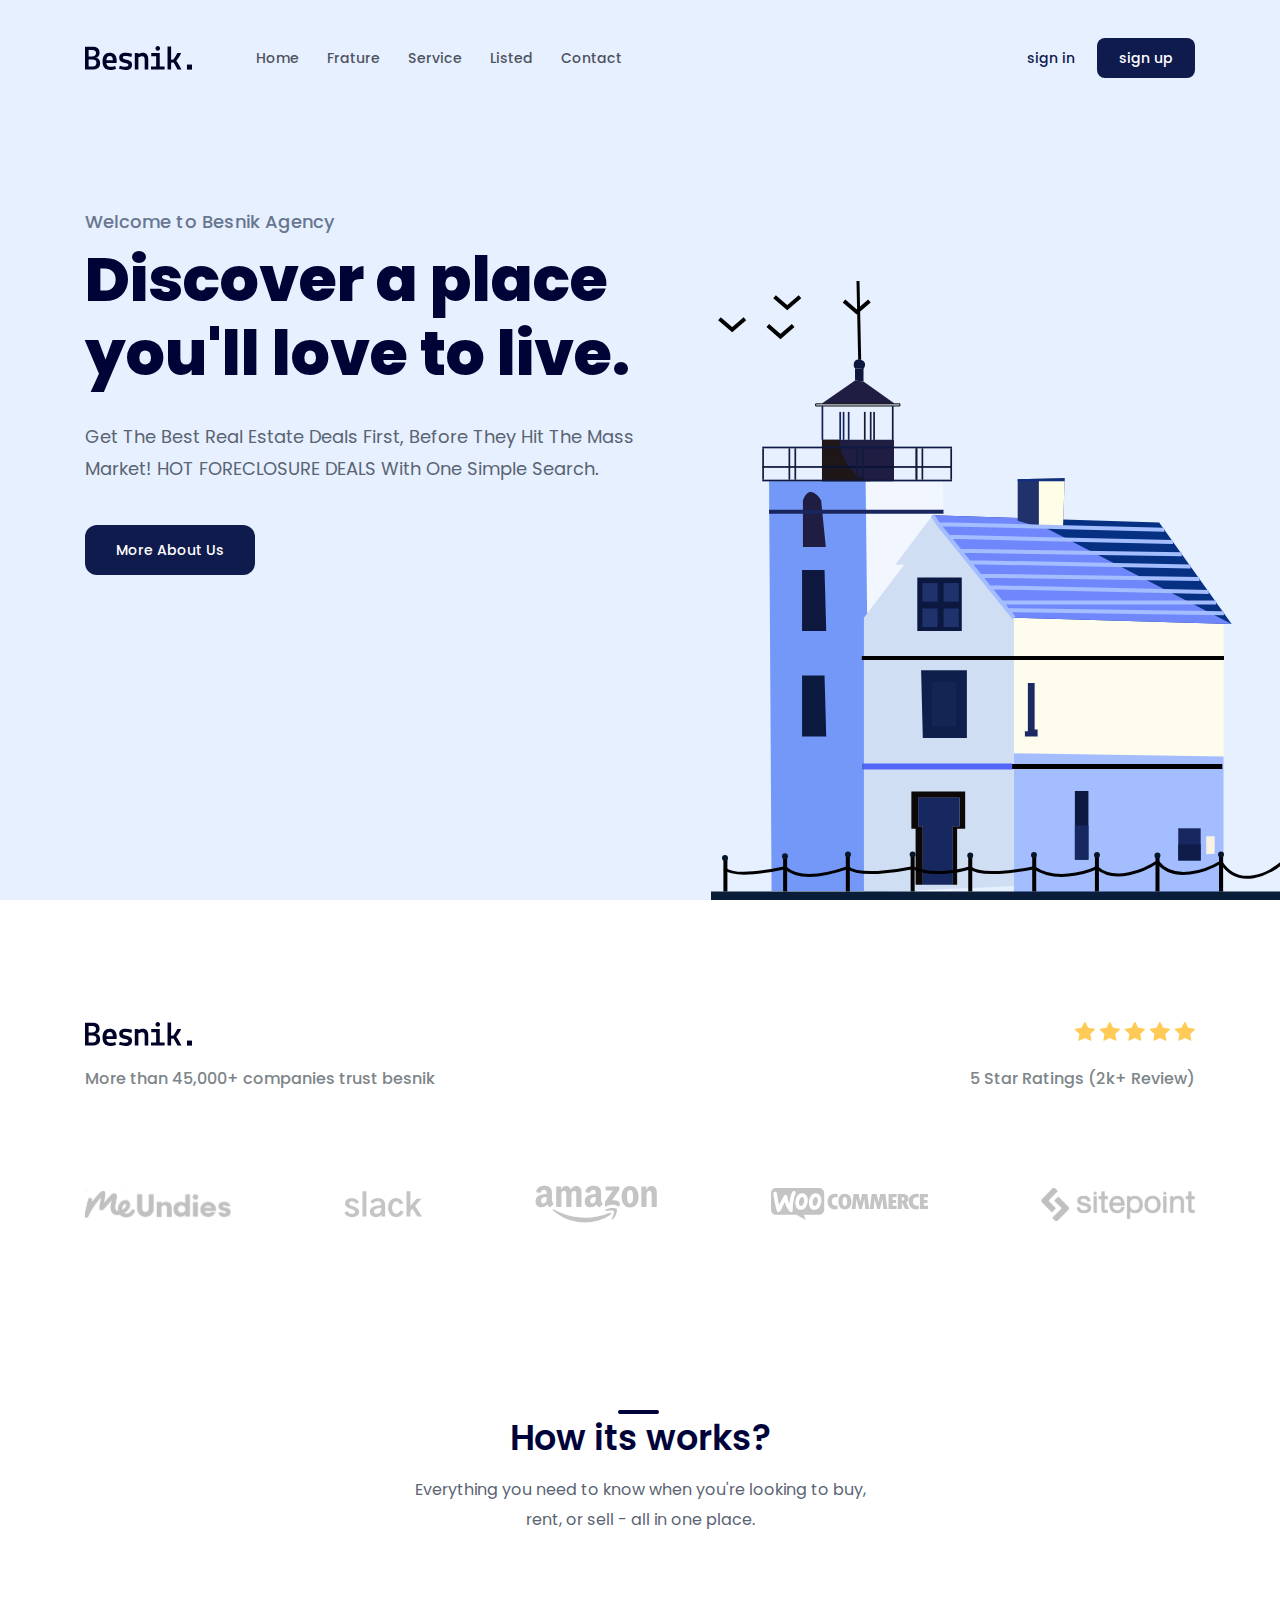
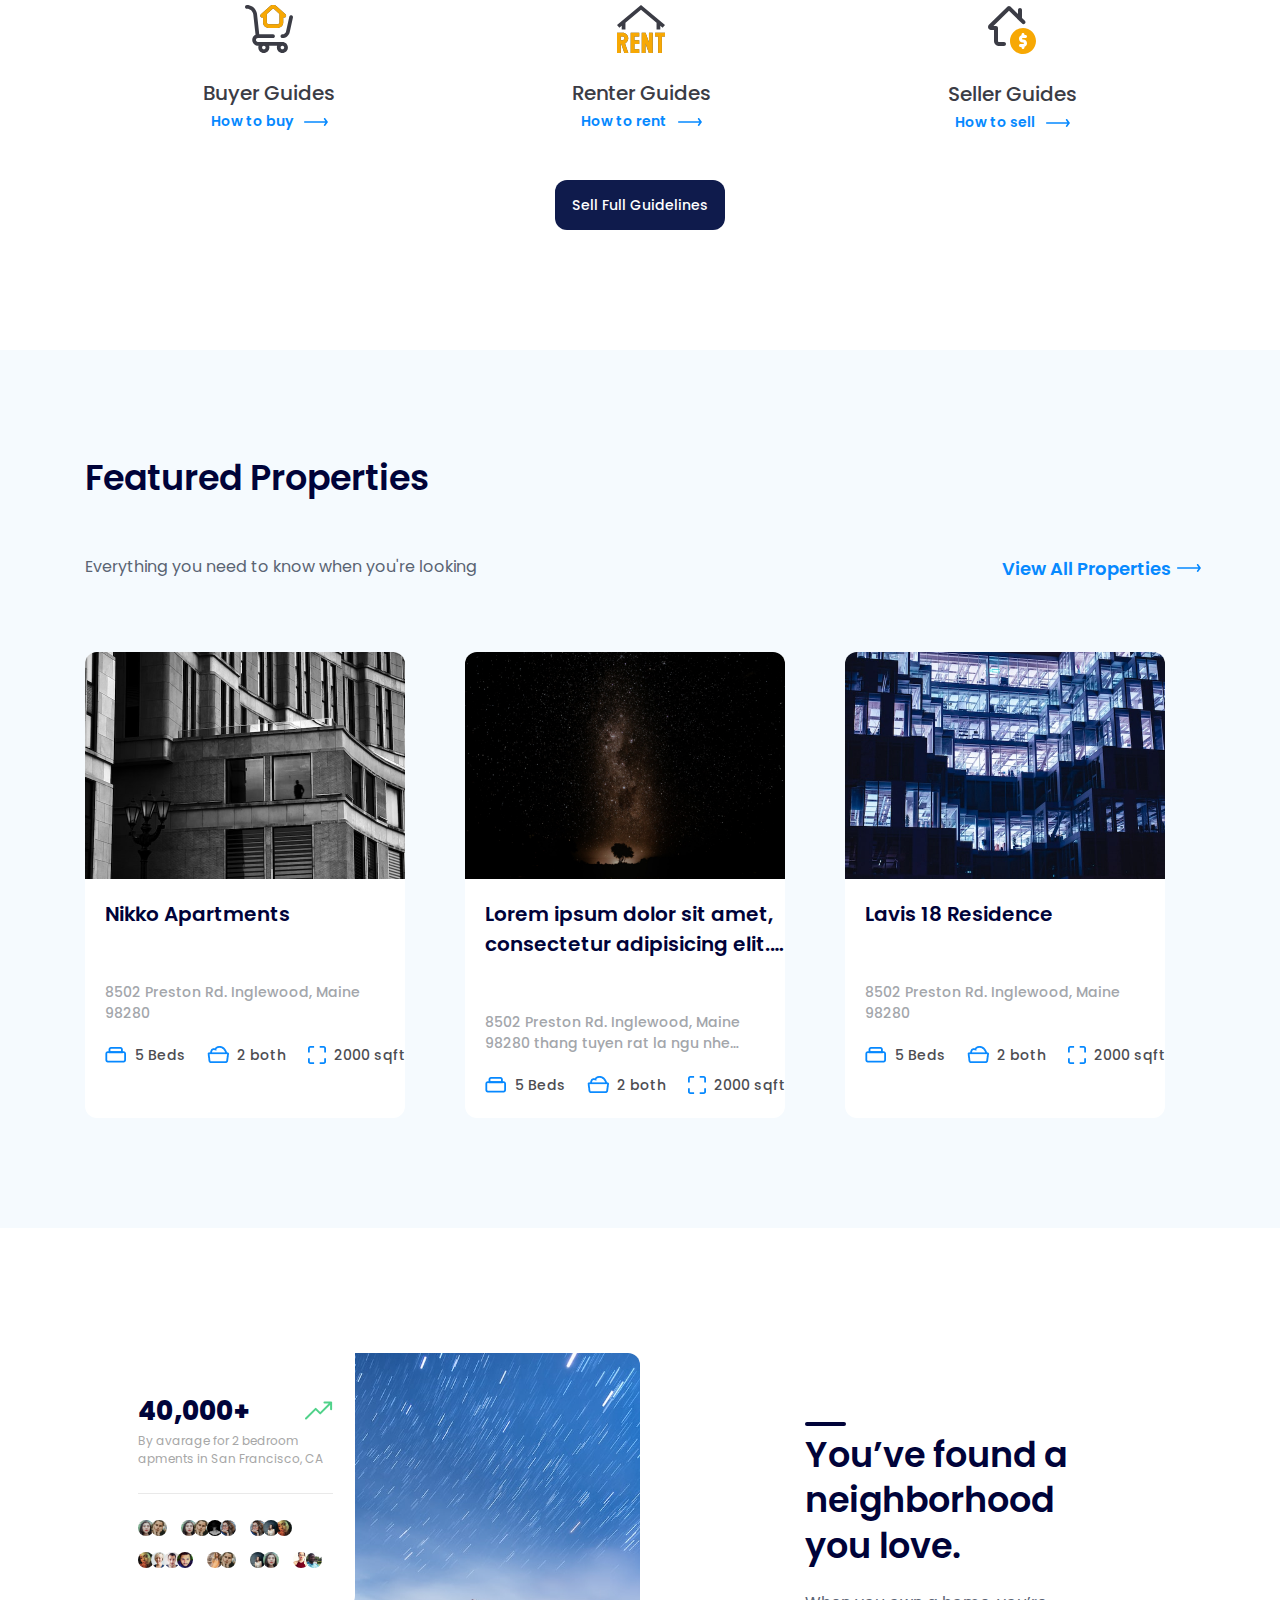
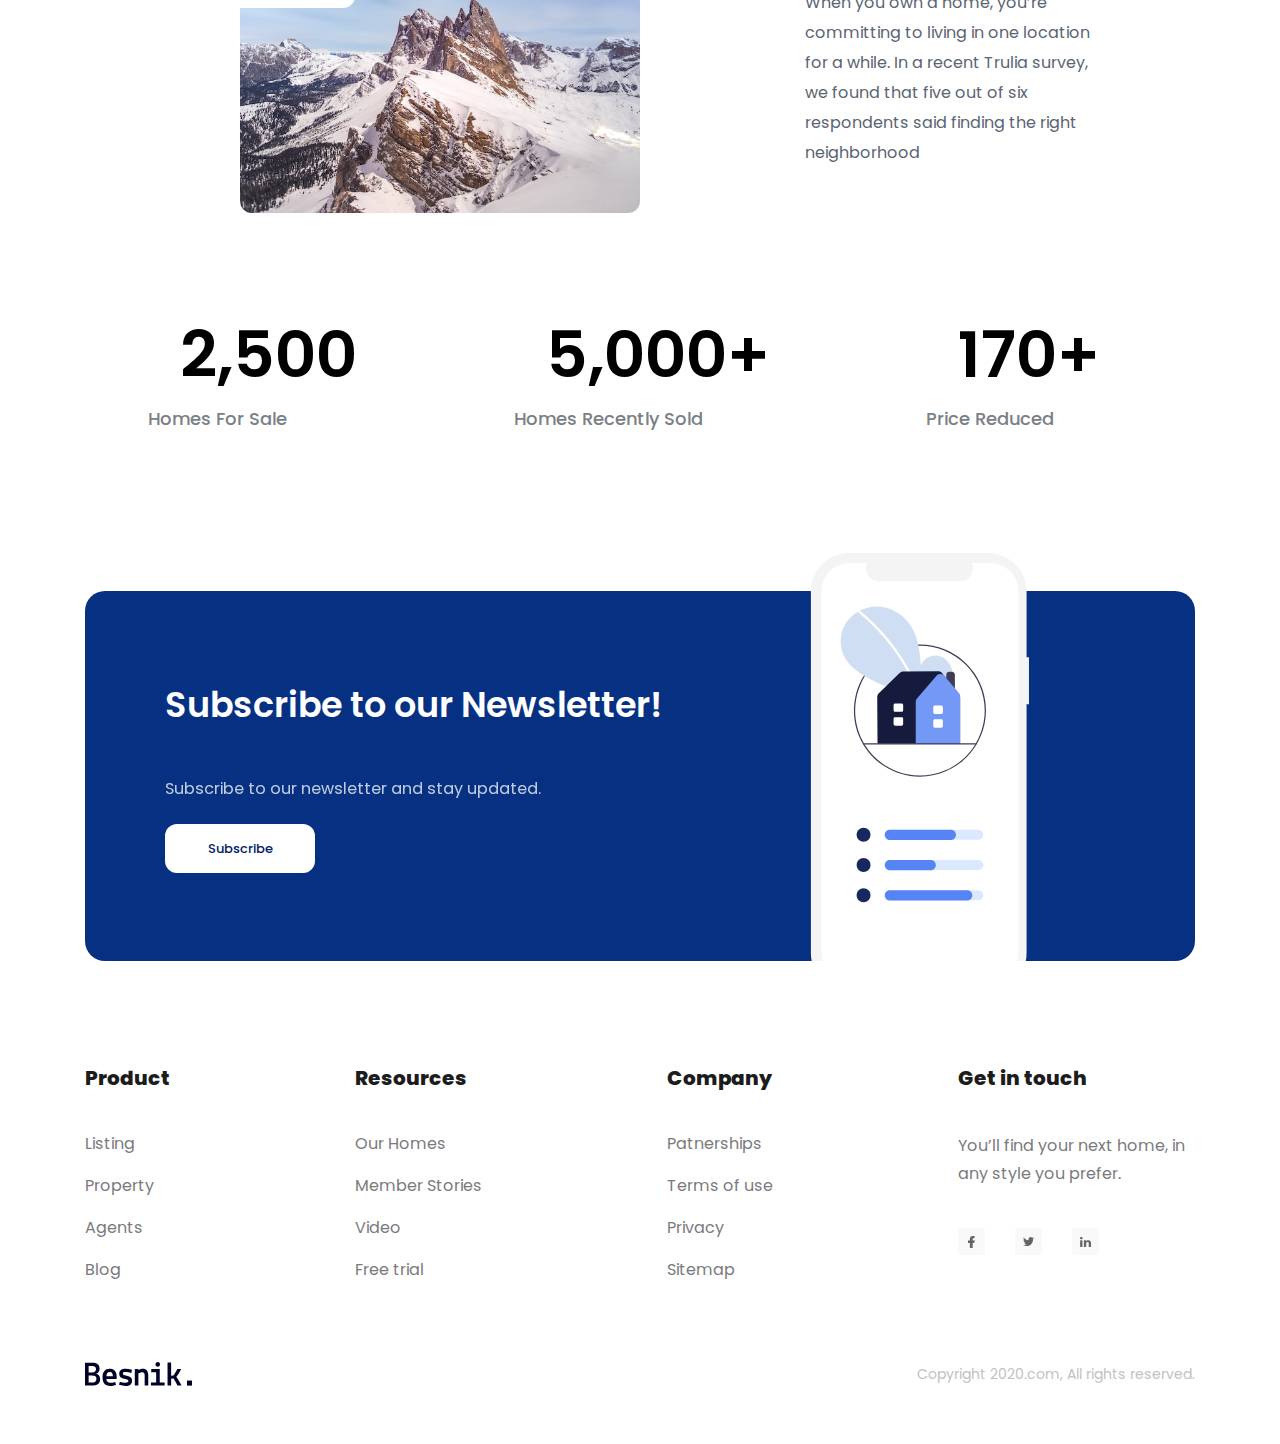
<file: index.html>
<!DOCTYPE html>
<html lang="en">
<head>
    <meta charset="UTF-8">
    <meta http-equiv="X-UA-Compatible" content="IE=edge">
    <meta name="viewport" content="width=device-width, initial-scale=1.0">
    <title>f8-project_01</title>
    <link rel="stylesheet" href="./assets/css/reset.css">
    <link rel="stylesheet" href="./assets/css/style.css">
    <link rel="stylesheet" href="./assets/font/stylesheets.css">
 
</head>
<body>
    <main>
          <!-- header -->
      <header class="header">
        <div class="content">
            <nav class="navbar">
                <!-- logo -->
            <img src="./assets/img/Logo.svg" alt="">

            <!-- navigation -->
            <ul>
                <li><a href="">Home</a></li>
                <li><a href="">Frature</a></li>
                <li><a href="">Service</a></li>
                <li><a href="">Listed</a></li>
                <li><a href="">Contact</a></li>
            </ul>

            <!-- action -->
            <div class="action">
                <a class="action-link" href="">sign in</a>
                <a class="btn action-btn" href="">sign up</a>
            </div>
            </nav>

            <div class="hero">
                <div class="info">
                    <p class="sub-tilte">Welcome to Besnik Agency</p>
                    <h1 class="tilte">Discover a place
                        you'll love to live.</h1>
                    <p class="desc">
                        get the best real estate deals first,
                        before they hit the mass market! HOT FORECLOSURE DEALS with one simple search.</p>
                    <a href="#!" class="btn hero-cta">More About Us</a>
                </div>
                <img src="./assets/img/house illustration.svg" alt="" class="hero-img">

            </div>
            
        </div>
      </header>
      <!-- Client -->
      <div class="client">
        <div class="content">
            <div class="row">
                <!-- logo -->
                <img src="./assets/img/Logo.svg" alt="" >
                <!-- stars -->
            <div class="stars">
                <img src="./assets/img/star.svg" alt="">
                <img src="./assets/img/star.svg" alt="">
                <img src="./assets/img/star.svg" alt="">
                <img src="./assets/img/star.svg" alt="">
                <img src="./assets/img/star.svg" alt="">
            </div>
            </div>
            <div class="row">
                <p class="desc">More than 45,000+ companies trust besnik</p>
                <p class="desc">5 Star Ratings (2k+ Review)</p>
            </div>
            <div class="images">
                <img src="/assets/img/client-1.svg" alt="">
                <img src="/assets/img/client-2.png" alt="">
                <img src="/assets/img/client-3.svg" alt="">
                <img src="/assets/img/client-4.svg" alt="">
                <img src="/assets/img/client-5.svg" alt="">
            </div>
        </div>
      </div>
      <!-- guide -->
      <div class="guides">
        <div class="content">
            <h2 class="title">How its works?</h2>
            <p class="desc">Everything you need to know when you're looking to buy, rent, or sell - all in one place.</p>
            <!-- list guides -->
            <ul class="list-guides">
                <li class="guides-item">
                    <img class="icon"  src="./assets/img/buyer.svg" alt=""></img>
                    <h3 class="tilte">Buyer Guides</h3>
                    <a class="link" href="">
                        <span>How to buy</span>
                        <img src="./assets/img/muiten.svg" alt="" class="arrow">
                    </a>
                </li>
                <li class="guides-item">
                    <img class="icon"  src="./assets/img/renter.svg" alt=""></img>
                    <h3 class="tilte">Renter Guides</h3>
                    <a class="link" href="">
                        <span>How to rent</span>
                        <img src="./assets/img/muiten.svg" alt="" class="arrow" >
                    </a>
                </li>
                <li class="guides-item">
                    <img class="icon"  src="./assets/img/seller.svg" alt=""></img>
                    <h3 class="tilte">Seller Guides</h3>
                    <a class="link" href="">
                        <span>How to sell</span>
                        <img src="./assets/img/muiten.svg" alt="" class="arrow">
                    </a>
                </li>
            </ul>
            <!-- cta -->
            <div class="guide-cta">
                
                    <a href="#!" class="btn">Sell Full Guidelines</a>             
            </div>
        </div>
      </div>

      <!-- Featured Properties -->
      <div class="featured">
        <div class="content">
            <header>
                <h2 class="sub-title">Featured Properties</h2>
                <div class="row">
                    <p class="desc">Everything you need to know when you're looking</p>
                    <a href="" class="link">
                        <span>View All Properties</span>
                        <img src="./assets/img/muiten.svg" alt="" class="arrow">
                    </a>
                </div>
            </header>
            <!--  -->
            <div class="list">
                <!-- item1 -->
                <div class="item">
                    <a href="#!"><img src="./assets/img/featured-1.jpg" alt="" class="thumb"></a>
                <div class="body">
                    <h3 class="title"><a href="">Nikko Apartments<a ></h3>
                    <p class="desc"><a href="">8502 Preston Rd. Inglewood, Maine 98280<a ></p>
                    <div class="info">
                        <img src="./assets/img/bed.svg" alt="" class="icon">
                        <span class="label">5 Beds</span>
                        <img src="./assets/img/both.png" alt=""  class="icon">
                        <span class="label">2 both</span>
                        <img src="./assets/img/sqrt.svg" alt=""  class="icon">
                        <span class="label">2000 sqft</span>
                    </div>
                    </div>
                </div>
                 <!-- item 2 -->
                 <div class="item">
                    <a href=""><img src="./assets/img/featured-2.jpg" alt="" class="thumb"><a >
                <div class="body">
                    <h3 class="title"><a href="" class="line-clamp">Lorem ipsum dolor sit amet, consectetur adipisicing elit. Obcaecati dicta perspiciatis magni vero autem dolore cupiditate nihil fuga illum totam.<a ></h3>
                    <p class="desc"><a href="" class="line-clamp">8502 Preston Rd. Inglewood, Maine 98280 thang tuyen rat la ngu nhe hâhhahahahahaha<a ></p>
                    <div class="info">
                        <img src="./assets/img/bed.svg" alt=""  class="icon">
                        <span class="label">5 Beds</span>
                        <img src="./assets/img/both.png" alt=""  class="icon">
                        <span class="label">2 both</span>
                        <img src="./assets/img/sqrt.svg" alt=""  class="icon">
                        <span class="label">2000 sqft</span>
                    </div>
                    </div>
                </div>
                 <!-- item 3 -->
                 <div class="item">
                    <a href=""><img src="./assets/img/featured-3.jpg" alt="" class="thumb"><a >
                <div class="body">
                    <h3 class="title"><a href="">Lavis 18 Residence<a ></h3>
                    <p class="desc"><a href="">8502 Preston Rd. Inglewood, Maine 98280<a ></p>
                    <div class="info">
                        <img src="./assets/img/bed.svg" alt=""  class="icon">
                        <span class="label">5 Beds</span>
                        <img src="./assets/img/both.png" alt=""  class="icon">
                        <span class="label">2 both</span>
                        <img src="./assets/img/sqrt.svg" alt=""  class="icon">
                        <span class="label">2000 sqft</span>
                    </div>
                    </div>
                </div>
                    </div>
                </div>
            </div>
      <!-- stats -->
      <div class="stats">
        <div class="content">
            <div class="row">
                <div class="img-block">
                    <img src="./assets/img/stats.jpg" alt="" class="image">
                </div>
                <!-- trend -->
                <div class="stats-trend">
                    <div class="row">
                        <strong class="value">40,000+</strong>
                        <img src="./assets/img/trend-img.svg" alt="" class="icon">
                    </div>
                    <p class="desc">By avarage for 2 bedroom apments in San Francisco, CA</p>
                    <div class="separate"></div>
                    <!-- avatar -->
                    <div class="avatar-block">
                        <div class="avatar-group">
                            <img src="./assets/img/avatar-1.webp" alt="" class="avatar">
                            <img src="./assets/img/avatar-2.jpg" alt="" class="avatar">
                        </div>
                        <div class="avatar-group">
                            <img src="./assets/img/avatar-1.webp" alt="" class="avatar">
                            <img src="./assets/img/avatar-2.jpg" alt="" class="avatar">
                            <img src="./assets/img/avatar-3.jpg" alt="" class="avatar">
                            <img src="./assets/img/avatar-4.jpeg" alt="" class="avatar">
                        </div>
                        <div class="avatar-group">
                            <img src="./assets/img/avatar-4.jpeg" alt="" class="avatar">
                            <img src="./assets/img/avatar-5.jpeg" alt="" class="avatar"> 
                            <img src="./assets/img/avatar-6.jpg" alt="" class="avatar">
                        </div>
                        <div class="avatar-group">
                            <img src="./assets/img/avatar-6.jpg" alt="" class="avatar">
                            <img src="./assets/img/avatar-7.jpg" alt="" class="avatar">
                            <img src="./assets/img/avatar-8.jpg" alt="" class="avatar">
                            <img src="./assets/img/avatar-9.jpg" alt="" class="avatar">
                        </div>
                        <div class="avatar-group">
                            <img src="./assets/img/avatar-10.jpeg" alt="" class="avatar">
                            <img src="./assets/img/avatar-2.jpg" alt="" class="avatar">
                        </div>
                        <div class="avatar-group">
                            <img src="./assets/img/avatar-5.jpeg" alt="" class="avatar">
                            <img src="./assets/img/avatar-1.webp" alt="" class="avatar">
                        </div>
                        <div class="avatar-group">
                            <img src="./assets/img/avatar-12.webp" alt="" class="avatar">
                            <img src="./assets/img/avatar-11.jpg" alt="" class="avatar">
                        </div>
                    </div>
                </div>
                <div class="info">
                    <h2 class="sub-title">You’ve found a neighborhood you love.</h2>
                    <p class="desc">When you own a home, you’re committing to living in one location for a while. In a recent Trulia survey, 
                        we found that five out of six respondents said finding the right neighborhood </p>
                </div>
            </div>
            <div class="row qty">
                <div class="qty-item">
                    <strong class="qty">2,500</strong>
                    <p class="qty-desc">Homes For Sale</p>
                </div>
                <div class="qty-item">
                    <strong class="qty">5,000+</strong>
                    <p class="qty-desc">Homes Recently Sold</p>
                </div>
                <div class="qty-item">
                    <strong class="qty">170+</strong>
                    <p class="qty-desc">Price Reduced</p>
                </div>
            </div>            
        </div>
    </div>
    <!-- Subsciption -->
    <div class="subsciption">
        <div class="content">
            <div class="body">
                <div class="info">
                    <h2 class="sub-title">Subscribe to our Newsletter!</h2>
                    <p class="desc">Subscribe to our newsletter and stay updated.</p>
                    <a href="" class="btn btn-subsciption">Subscribe</a>
                </div>
                <img src="./assets/img/new-letter.svg" alt="" class="images">
            </div>
        </div>
    </div>
    <!--  footer -->
    <footer class="footer">
        <div class="content">
            <div class="row row-top">
                <div class="column">
                    <h3 class="heading">Product</h3>
                    <ul class="list">
                        <li class="item">
                            <a href="">Listing</a>
                        </li>
                        <li class="item">
                            <a href="">Property</a>
                        </li>
                        <li class="item">
                            <a href="">Agents</a>
                        </li>
                        <li class="item">
                            <a href="">Blog</a>
                        </li>
                    </ul>
                </div>
                <div class="column">
                    <h3 class="heading">Resources</h3>
                    <ul class="list">
                        <li class="item">
                            <a href="">Our Homes</a>
                        </li>
                        <li class="item">
                            <a href="">Member Stories</a>
                        </li>
                        <li class="item">
                            <a href="">Video</a>
                        </li>
                        <li class="item">
                            <a href="">Free trial</a>
                        </li>
                    </ul>
                </div>
                <div class="column">
                    <h3 class="heading">Company</h3>
                    <ul class="list">
                        <li class="item">
                            <a href="">Patnerships</a>
                        </li>
                        <li class="item">
                            <a href="">Terms of use</a>
                        </li>
                        <li class="item">
                            <a href="">Privacy</a>
                        </li>
                        <li class="item">
                            <a href="">Sitemap</a>
                        </li>
                    </ul>
                </div>
                <div class="column">
                    <h3 class="heading">Get in touch</h3>
                   <p class="desc">You’ll find your next home, in any style you prefer.</p>
                   <div class="social">
                    <a href="" class="social-link">
                        <img src="./assets/img/fb.svg" alt="">
                    </a>
                    <a href="" class="social-link">
                        <img src="./assets/img/twt.svg" alt="">
                    </a>
                    <a href="" class="social-link">
                        <img src="./assets/img/ig.svg" alt="">
                    </a>
                   </div>
                </div>
            </div>
            <div class="row row-bottom">
                <img src="./assets/img/Logo.svg" alt="" class="logo">
                <p class="copyright">Copyright 2020.com, All rights reserved.</p>
            </div>
        </div>
    </footer>
    </main>
    
</body>
</html>
</file>
<file: assets/css/style.css>
*{
    box-sizing: border-box;
   
}
:root{
    --primary-color: #0F1B4C;
}
html{
    font-size: 62.5%;

}
body{
    font-size: 1.6rem;
    font-family: 'Poppins';
}
/* dùng chung */
.content{
    width: 1110px;
    max-width: calc(100% - 48px);
    margin-left: auto;
    margin-right: auto;
}
a{
    text-decoration: none;
}
.btn{
    display: inline-block;
    min-width: 98px;
    padding: 18px 16px;
    background: var(--primary-color);
    border-radius: 12px;
    font-weight: 500;
    font-size: 1.4rem;
    text-align: center;
/* identical to box height */

text-align: center;

color: #FFFFFF;
}
.line-clamp{
    display: -webkit-box;
    -webkit-line-clamp: var(--line-clamp, 2);
    -webkit-box-orient: vertical;
    overflow: hidden;
}
/* header */
.header{
    position: relative;
    background: #E6F0FF;
    height: 100vh;
}
.navbar{
    display: flex;
    align-items: center;
    padding-top: 38px;
}
.navbar ul{
    display: flex;
    margin-left: 50px;
}
.navbar .action{
    margin-left: auto;
}
.navbar ul a{
    font-weight: 500;
    font-size: 1.4rem;
    line-height: 21px;
    color: #4F5361;
    padding: 8px 14px; 
}
.navbar .action-link{
    font-weight: 500;
    font-size: 1.4rem;
    line-height: 21px;

    color: var(--primary-color);
}
.action-btn{
    padding: 13px;
    margin-left: 18px;
    border-radius: 8px;
}
.navbar ul a:hover{
    text-decoration: underline;
}
.btn:hover{
    opacity: 0.9;
}
.hero{
    margin-top: 130px;
}
.hero .info{
    width: 50%;
}
.hero .sub-tilte{
    font-weight: 500;
    font-size: 1.8rem;
    /* 27/18 */
    line-height: 1.5; 
    letter-spacing: 0.01em;
    color: #687690;
}
.hero .tilte{
    margin-top: 8px;
    font-weight: 650;
    font-size: 6.2rem;
    line-height: 1.19;
    color: #000336;
}
.hero .desc{
    margin-top: 30px;
    font-weight: 400;
    font-size: 1.8rem;
    line-height: 1.78;
    text-transform: capitalize;
    color: #5A6473;
}
 .hero-cta{
    margin-top: 40px;
    min-width: 170px;
}
.hero-img{
    position: absolute;
    right: calc((100vw - 1110px) / 2 - 100px);
    bottom: 0;
}
/* clients */
.client{
    margin-top: 79px;
    padding: 43px 0 64px;
}
.client .row{
    display: flex;
    justify-content: space-between;
}
.client .desc{
    margin-top: 23px;
    font-weight: 500;
font-size: 1.6rem;
line-height: 1.25;
text-align: right;
color: #7D8589;
}
.images{
    margin-top: 96px;
    display: flex;
    justify-content: space-between;
    align-items: center;
}
/* guides */
.guides{
    margin-top: 40px;
    padding: 93px 0 79px;
}
.guides .title{
    position: relative;
    font-weight: 600;
font-size: 3.5rem;
line-height: 1;
text-align: center;
color: #000339;
}
.guides .title::before{
    position: absolute;
    top: -10px;
    left: 48%;
    content: "";
    display: inline-block;
    width: 41px;
    height: 4px;
    background: #000339;
    border-radius: 12px;
}
.guides .desc{
    width: 459px;
    max-width: 100%;
    margin: 20px auto 0;
    font-weight: 400;
    font-size: 1.6rem;
    line-height: 1.88;
    text-align: center;
    color: #5A6473;
}
/* guides list */
.list-guides{
    margin-top: 70px;
    display: flex;
    justify-content: space-around;
    text-align: center;
}
.guides-item .tilte{
    margin-top: 26px;
    font-weight: 500;
font-size: 2rem;
line-height: 1.1;
/* identical to box height, or 110% */
text-align: center;
color: #3B3C45;
}
.guides-item .link{
    display: inline-block;
    margin-top: 10px;
    font-weight: 600;
    font-size: 1.4rem;
    text-align: center;
    color: #0689FF;
}
.guides-item .arrow{
    margin-left: 8px;
}
.guide-cta{
    display: flex;
    justify-content: center;
    margin-top: 50px;
}
.guide-cta .btn{
    min-width: 170px;
  
}
/* <!-- Featured Properties --> */
.featured{
    margin-top: 41px;
    background: #F5FAFE;
    padding: 110px 0;

}
.featured .sub-title{
    font-weight: 600;
    font-size: 3.5rem;
    line-height: 1;
/* identical to box height, or 100% */
    color: #000339;
}
.featured .desc{
    font-weight: 400;
font-size: 1.6rem;
line-height: 1.88;
/* identical to box height, or 188% */
display: flex;
align-items: flex-end;
color: #5A6473;
}
.featured .row{
    display: flex;
    justify-content: space-between;
    margin-top: 15px;
}
.featured .link{
    font-weight: 600;
font-size: 1.8rem;
line-height: 1.5;
/* identical to box height */
display: flex;
align-items: flex-end;
color: #0689FF;

}
.featured .arrow{
    position: relative;
    top: -10px;
    right: -6px;
}
.featured .list{
    margin-top: 70px;
    display: flex;
    gap: 30px;
}
.featured .item{
    flex: 1;
    background: #fff;
    border-radius: 12px;
}
.featured .item .thumb {
    width: 100%;
    height: 227px;
    object-fit: cover;
    border-top-right-radius: 12px;
    border-top-left-radius: 12px;
}
.featured .body{
    margin-top: 17px;
    margin-left: 20px;
    margin-bottom: 24px;
}
.featured .item .title a{
    font-weight: 600;
    font-size: 2rem;
    line-height: 1.5;
    color: #000339;
   
}
.featured .item .desc a{
    margin-top: 11px;
    font-weight: 500;
font-size: 1.4rem;
line-height: 1.5;
color: #A3A6AB;

}
.featured .item .info{
    margin-top: 21px;
    display: flex;
    align-items: center;

}
.featured .item .info .label{
    font-weight: 500;
font-size: 1.4rem;
line-height: 1;
/* identical to box height, or 100% */
text-align: center;
letter-spacing: 0.01em;
color: #4D4D52;
margin-left: 8px;
}
.featured .item .info .icon{
    margin-left: 22px;
}
.featured .item .info .icon:first-child{
    margin-left: 0;
}
/* stat */
.stats{
    margin-top: 75px;
    padding: 50px 0;
}
.stats .content{
    width: 1048px;
}
.stats .row{
    display: flex;
}
.stats .img-block, .stats .info{
    width: 50%;
}
.stats .img-block .image{
    display: block;
    margin-left: auto;
    width: 400px;
    height: 460px;
    object-fit: cover;
    border-radius: 12px;
}
.stats .info{
    padding: 79px 0 0 165px;
}
.stats .sub-title{
    position: relative;
    width: 269px;
    font-weight: 600;
    font-size: 3.5rem;
    line-height: 1.29;
    color: #000339;
}
.stats .sub-title::before{
    content: "";
    position: absolute;
    display: inline-block;
    width: 41px;
    height: 4px;
    top: -10px;
    background: #000339;
border-radius: 12px;
}
.stats .info .desc{
    width: 309px;
    margin-top: 20px;
    font-weight: 400;
font-size: 1.6rem;
line-height: 1.88;
color: #5A6473;
}
.stats .row{
    position: relative;
}
.stats .stats-trend{
    position: absolute;   

    width:  239px;
    border-radius: 0 0 12px 12px;
    background-color: #fff;
    padding: 45px 22px 40px;
}
.stats-trend .value{
    font-weight: 700;
    font-size: 26px;
    letter-spacing: 0.01em;
    color: #000339;
}
.stats-trend .icon{
    margin-left: auto;
}
.stats-trend .desc{
    margin-top: 8px;
    font-weight: 400;
font-size: 1.2rem;
line-height: 1.5;
color: #A7A7A7;
}
.stats-trend .separate{
    height: 1.2px;
    margin-top: 25px;
    background: #E9E9E9;
}
/* avt */
.avatar-block{
    margin-top: 26px;
    display: flex;
    gap: 16px 14px;
    flex-wrap: wrap;
}
.avatar-group{
    display: flex;

}
.stats .avatar{
    object-fit: cover;
    width: 16px;
    height: 16px;
    border-radius: 50%;
    margin-left: -3px;
}
.stats .avatar:first-child{
    margin-left: 0;
}
.stats .qty{
    margin-top: 110px;
    justify-content: space-between;
    padding: 0 32px ;

}
.stats .qty-item{
    font-weight: 600;
font-size: 6.4rem;
line-height: 64px;
/* identical to box height, or 100% */
color: #000000;
}
.stats .qty-desc{
    font-weight: 500;
font-size: 1.8rem;
color: #7B8087;
}
.subsciption{
    margin-top: 90px;
}

.subsciption .body{
    position: relative;
    display: flex;
    height: 370px;
    background: #063183;
    border-radius: 20px;
    align-items: center;
}
.subsciption .info{
    padding: 0 80px;
    width: 670px;
    max-width: 100%;
}
.subsciption .sub-title{
    font-weight: 600;
font-size: 3.5rem;
line-height: 1.5;
/* identical to box height, or 100% */
color: #FFFFFF;
}
.subsciption .desc{
    font-weight: 400;
font-size: 1.6rem;
line-height: 1.88;
color: #FFFFFF;
opacity: 0.75;
}
.subsciption .btn-subsciption{
    margin-top: 20px;
    background: #FFFFFF;
border-radius: 12px;
min-width: 150px;
font-weight: 500;
font-size: 1.3rem;
text-align: center;
color: #002366;
}
.subsciption .images{
    position: absolute;
   bottom: 0;
   right: 15%;
}
/* foooter */
footer{
    margin-top: 55px;
    padding: 50px 0 58px;
}
.footer .row{
    display: flex;
}
.footer .row-top{
    gap: 185px;
}
.footer .heading{
    font-weight: 700;
font-size: 2rem;
line-height: 24px;
color: #1C1C1D;
}
.footer .list .item a{
    font-weight: 400;
font-size: 1.6rem;
line-height: 1.5;
/* identical to box height */
color: #7A7A7E;
white-space: nowrap;
}
.footer .list .item {
    margin-top: 18px;
}
.footer .desc{
    font-weight: 400;
font-size: 1.6rem;
line-height: 1.75;
color: #7A7A7E;
}
.footer .list , .desc{
    margin-top: 42px;
}
.footer .social{
    margin-top: 40px;
    display: flex;
}
.footer .social-link{
    height: 27px;
    width: 27px;
    background: #F9F9F9;
    border-radius: 3px;
    margin-left: 30px;
    display: flex;
    align-items: center;
    justify-content: center; 
}
.footer .social-link:first-child{
    margin-left: 0;
}
.footer .row-bottom{
    margin-top: 80px;
    display: flex;
    align-items: center;
    justify-content: space-between; 
}
.footer .copyright{
    font-weight: 400;
font-size: 1.4rem;
color: #C2C2C2;

}
</file>
<file: assets/font/stylesheets.css>
@font-face {
    font-family: 'Poppins';
    src: url('Poppins/Poppins-Bold.woff2') format('woff2'),
        url('Poppins/Poppins-Bold.woff') format('woff');
    font-weight: bold;
    font-style: normal;
    font-display: swap;
}

@font-face {
    font-family: 'Poppins';
    src: url('Poppins/Poppins-ExtraLightItalic.woff2') format('woff2'),
        url('Poppins/Poppins-ExtraLightItalic.woff') format('woff');
    font-weight: 200;
    font-style: italic;
    font-display: swap;
}

@font-face {
    font-family: 'Poppins';
    src: url('Poppins/Poppins-BlackItalic.woff2') format('woff2'),
        url('Poppins/Poppins-BlackItalic.woff') format('woff');
    font-weight: 900;
    font-style: italic;
    font-display: swap;
}

@font-face {
    font-family: 'Poppins';
    src: url('Poppins/Poppins-Black.woff2') format('woff2'),
        url('Poppins/Poppins-Black.woff') format('woff');
    font-weight: 900;
    font-style: normal;
    font-display: swap;
}

@font-face {
    font-family: 'Poppins';
    src: url('Poppins/Poppins-ExtraLight.woff2') format('woff2'),
        url('Poppins/Poppins-ExtraLight.woff') format('woff');
    font-weight: 200;
    font-style: normal;
    font-display: swap;
}

@font-face {
    font-family: 'Poppins';
    src: url('Poppins/Poppins-ExtraBold.woff2') format('woff2'),
        url('Poppins/Poppins-ExtraBold.woff') format('woff');
    font-weight: bold;
    font-style: normal;
    font-display: swap;
}

@font-face {
    font-family: 'Poppins';
    src: url('Poppins/Poppins-BoldItalic.woff2') format('woff2'),
        url('Poppins/Poppins-BoldItalic.woff') format('woff');
    font-weight: bold;
    font-style: italic;
    font-display: swap;
}

@font-face {
    font-family: 'Poppins';
    src: url('Poppins/Poppins-ExtraBoldItalic.woff2') format('woff2'),
        url('Poppins/Poppins-ExtraBoldItalic.woff') format('woff');
    font-weight: bold;
    font-style: italic;
    font-display: swap;
}

@font-face {
    font-family: 'Poppins';
    src: url('Poppins/Poppins-Italic.woff2') format('woff2'),
        url('Poppins/Poppins-Italic.woff') format('woff');
    font-weight: normal;
    font-style: italic;
    font-display: swap;
}

@font-face {
    font-family: 'Poppins';
    src: url('Poppins/Poppins-SemiBoldItalic.woff2') format('woff2'),
        url('Poppins/Poppins-SemiBoldItalic.woff') format('woff');
    font-weight: 600;
    font-style: italic;
    font-display: swap;
}

@font-face {
    font-family: 'Poppins';
    src: url('Poppins/Poppins-Medium.woff2') format('woff2'),
        url('Poppins/Poppins-Medium.woff') format('woff');
    font-weight: 500;
    font-style: normal;
    font-display: swap;
}

@font-face {
    font-family: 'Poppins';
    src: url('Poppins/Poppins-Regular.woff2') format('woff2'),
        url('Poppins/Poppins-Regular.woff') format('woff');
    font-weight: normal;
    font-style: normal;
    font-display: swap;
}

@font-face {
    font-family: 'Poppins';
    src: url('Poppins/Poppins-Light.woff2') format('woff2'),
        url('Poppins/Poppins-Light.woff') format('woff');
    font-weight: 300;
    font-style: normal;
    font-display: swap;
}

@font-face {
    font-family: 'Poppins';
    src: url('Poppins/Poppins-MediumItalic.woff2') format('woff2'),
        url('Poppins/Poppins-MediumItalic.woff') format('woff');
    font-weight: 500;
    font-style: italic;
    font-display: swap;
}

@font-face {
    font-family: 'Poppins';
    src: url('Poppins/Poppins-LightItalic.woff2') format('woff2'),
        url('Poppins/Poppins-LightItalic.woff') format('woff');
    font-weight: 300;
    font-style: italic;
    font-display: swap;
}

@font-face {
    font-family: 'Poppins';
    src: url('Poppins/Poppins-SemiBold.woff2') format('woff2'),
        url('Poppins/Poppins-SemiBold.woff') format('woff');
    font-weight: 600;
    font-style: normal;
    font-display: swap;
}

@font-face {
    font-family: 'Poppins';
    src: url('Poppins/Poppins-Thin.woff2') format('woff2'),
        url('Poppins/Poppins-Thin.woff') format('woff');
    font-weight: 100;
    font-style: normal;
    font-display: swap;
}

@font-face {
    font-family: 'Poppins';
    src: url('Poppins/Poppins-ThinItalic.woff2') format('woff2'),
        url('Poppins/Poppins-ThinItalic.woff') format('woff');
    font-weight: 100;
    font-style: italic;
    font-display: swap;
}
</file>
